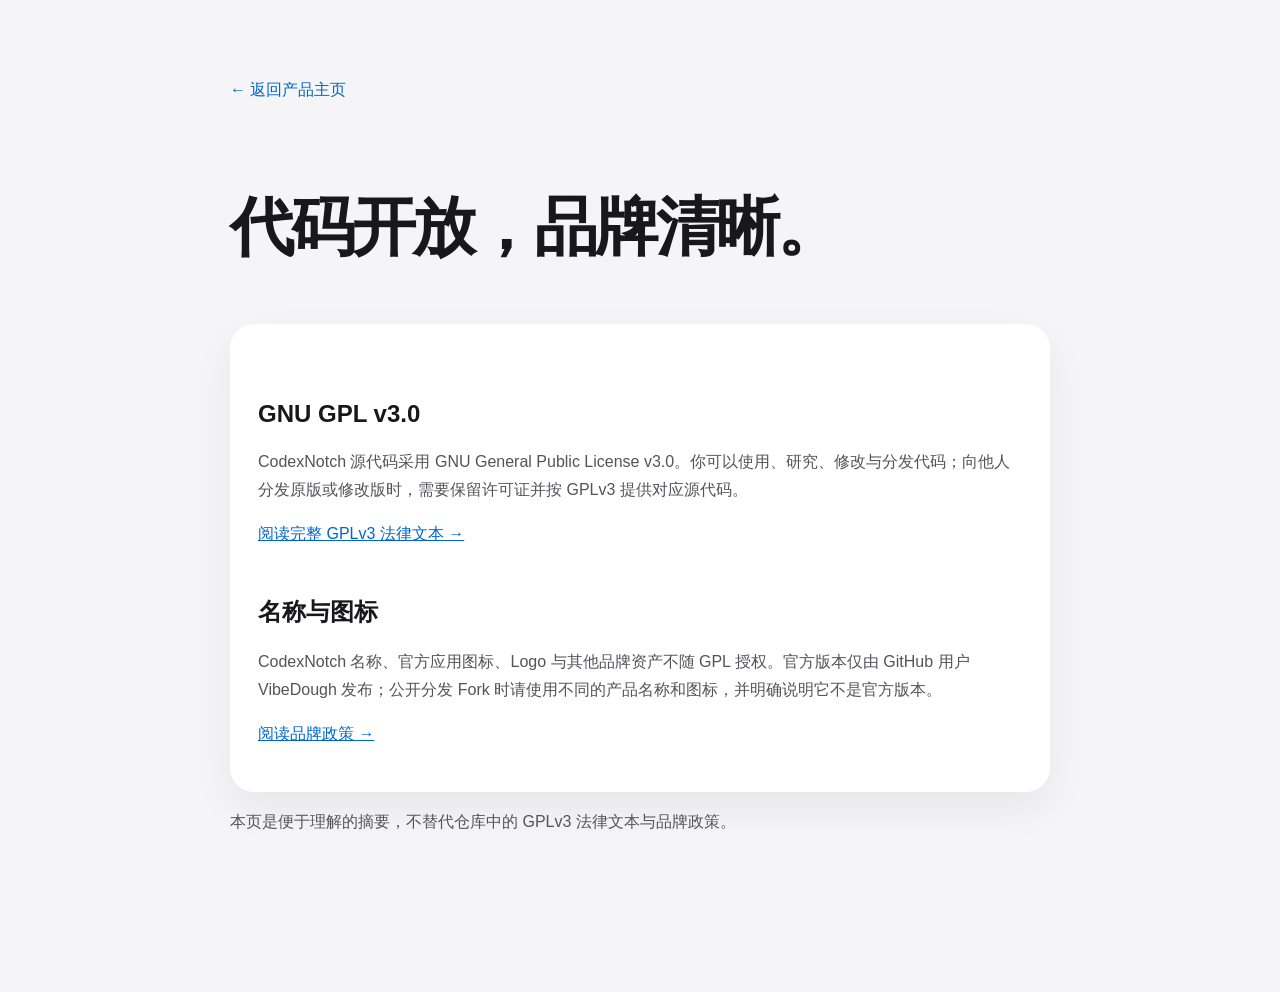
<file: docs/LICENSE.html>
<!doctype html>
<html lang="zh-CN">
<head>
  <meta charset="utf-8">
  <meta name="viewport" content="width=device-width,initial-scale=1">
  <title>开源与品牌 · CodexNotch</title>
  <link rel="stylesheet" href="styles.css">
  <style>body{background:#f5f5f7;color:#18181b}.doc{width:min(820px,calc(100% - 40px));margin:0 auto;padding:80px 0 140px}.doc a{color:#06c}.doc h1{font-size:clamp(42px,7vw,64px);letter-spacing:-.05em}.doc h2{margin-top:48px}.doc p{line-height:1.75;color:#53535b}.back{display:inline-block;margin-bottom:30px;text-decoration:none}.license-box{padding:28px;border-radius:24px;background:#fff;box-shadow:0 16px 40px rgba(0,0,0,.06)}</style>
</head>
<body><article class="doc">
  <a class="back" href="index.html">← 返回产品主页</a>
  <h1>代码开放，品牌清晰。</h1>
  <div class="license-box">
    <h2>GNU GPL v3.0</h2>
    <p>CodexNotch 源代码采用 GNU General Public License v3.0。你可以使用、研究、修改与分发代码；向他人分发原版或修改版时，需要保留许可证并按 GPLv3 提供对应源代码。</p>
    <p><a href="https://github.com/VibeDough/CodexNotch/blob/main/LICENSE">阅读完整 GPLv3 法律文本 →</a></p>
    <h2>名称与图标</h2>
    <p>CodexNotch 名称、官方应用图标、Logo 与其他品牌资产不随 GPL 授权。官方版本仅由 GitHub 用户 VibeDough 发布；公开分发 Fork 时请使用不同的产品名称和图标，并明确说明它不是官方版本。</p>
    <p><a href="https://github.com/VibeDough/CodexNotch/blob/main/TRADEMARKS.md">阅读品牌政策 →</a></p>
  </div>
  <p>本页是便于理解的摘要，不替代仓库中的 GPLv3 法律文本与品牌政策。</p>
</article></body>
</html>
</file>
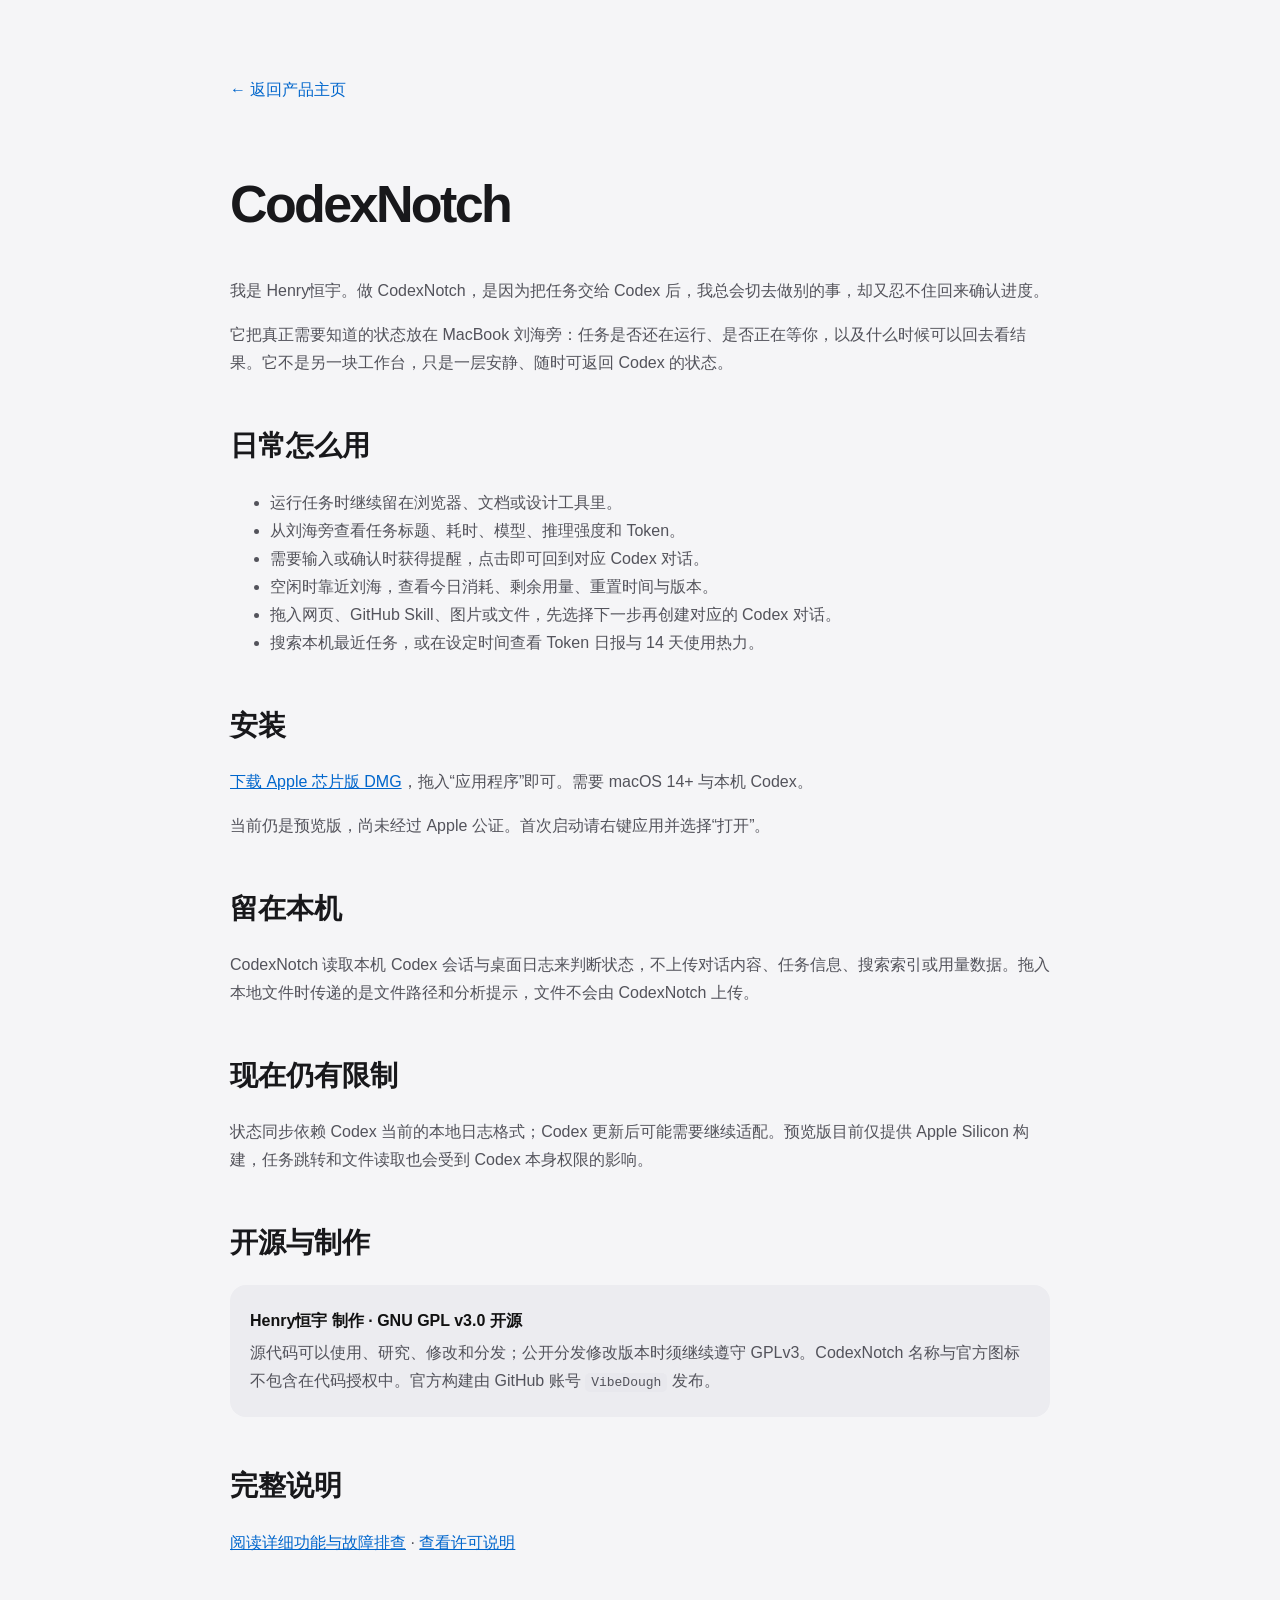
<file: docs/PRODUCT.html>
<!doctype html>
<html lang="zh-CN">
<head>
  <meta charset="utf-8">
  <meta name="viewport" content="width=device-width,initial-scale=1">
  <title>产品文档 · CodexNotch</title>
  <link rel="stylesheet" href="styles.css">
  <style>body{background:#f5f5f7;color:#18181b}.doc{width:min(820px,calc(100% - 40px));margin:0 auto;padding:80px 0 140px}.doc a{color:#06c}.doc h1{font-size:52px;letter-spacing:-.05em}.doc h2{margin-top:50px;font-size:28px}.doc p,.doc li{line-height:1.75;color:#53535b}.doc code{background:#e8e8ed;padding:2px 6px;border-radius:5px}.back{display:inline-block;margin-bottom:30px;text-decoration:none}</style>
</head>
<body>
  <article class="doc">
    <a class="back" href="index.html">← 返回产品主页</a>
    <h1>CodexNotch</h1>
    <p>我是 Henry恒宇。做 CodexNotch，是因为把任务交给 Codex 后，我总会切去做别的事，却又忍不住回来确认进度。</p>
    <p>它把真正需要知道的状态放在 MacBook 刘海旁：任务是否还在运行、是否正在等你，以及什么时候可以回去看结果。它不是另一块工作台，只是一层安静、随时可返回 Codex 的状态。</p>

    <h2>日常怎么用</h2>
    <ul>
      <li>运行任务时继续留在浏览器、文档或设计工具里。</li>
      <li>从刘海旁查看任务标题、耗时、模型、推理强度和 Token。</li>
      <li>需要输入或确认时获得提醒，点击即可回到对应 Codex 对话。</li>
      <li>空闲时靠近刘海，查看今日消耗、剩余用量、重置时间与版本。</li>
      <li>拖入网页、GitHub Skill、图片或文件，先选择下一步再创建对应的 Codex 对话。</li>
      <li>搜索本机最近任务，或在设定时间查看 Token 日报与 14 天使用热力。</li>
    </ul>

    <h2>安装</h2>
    <p><a href="https://github.com/VibeDough/CodexNotch/releases/latest">下载 Apple 芯片版 DMG</a>，拖入“应用程序”即可。需要 macOS 14+ 与本机 Codex。</p>
    <p>当前仍是预览版，尚未经过 Apple 公证。首次启动请右键应用并选择“打开”。</p>

    <h2>留在本机</h2>
    <p>CodexNotch 读取本机 Codex 会话与桌面日志来判断状态，不上传对话内容、任务信息、搜索索引或用量数据。拖入本地文件时传递的是文件路径和分析提示，文件不会由 CodexNotch 上传。</p>

    <h2>现在仍有限制</h2>
    <p>状态同步依赖 Codex 当前的本地日志格式；Codex 更新后可能需要继续适配。预览版目前仅提供 Apple Silicon 构建，任务跳转和文件读取也会受到 Codex 本身权限的影响。</p>

    <h2>开源与制作</h2>
    <div class="doc-license">
      <p><strong>Henry恒宇 制作 · GNU GPL v3.0 开源</strong></p>
      <p>源代码可以使用、研究、修改和分发；公开分发修改版本时须继续遵守 GPLv3。CodexNotch 名称与官方图标不包含在代码授权中。官方构建由 GitHub 账号 <code>VibeDough</code> 发布。</p>
    </div>

    <h2>完整说明</h2>
    <p><a href="PRODUCT.md">阅读详细功能与故障排查</a> · <a href="LICENSE.html">查看许可说明</a></p>
  </article>
</body>
</html>
</file>
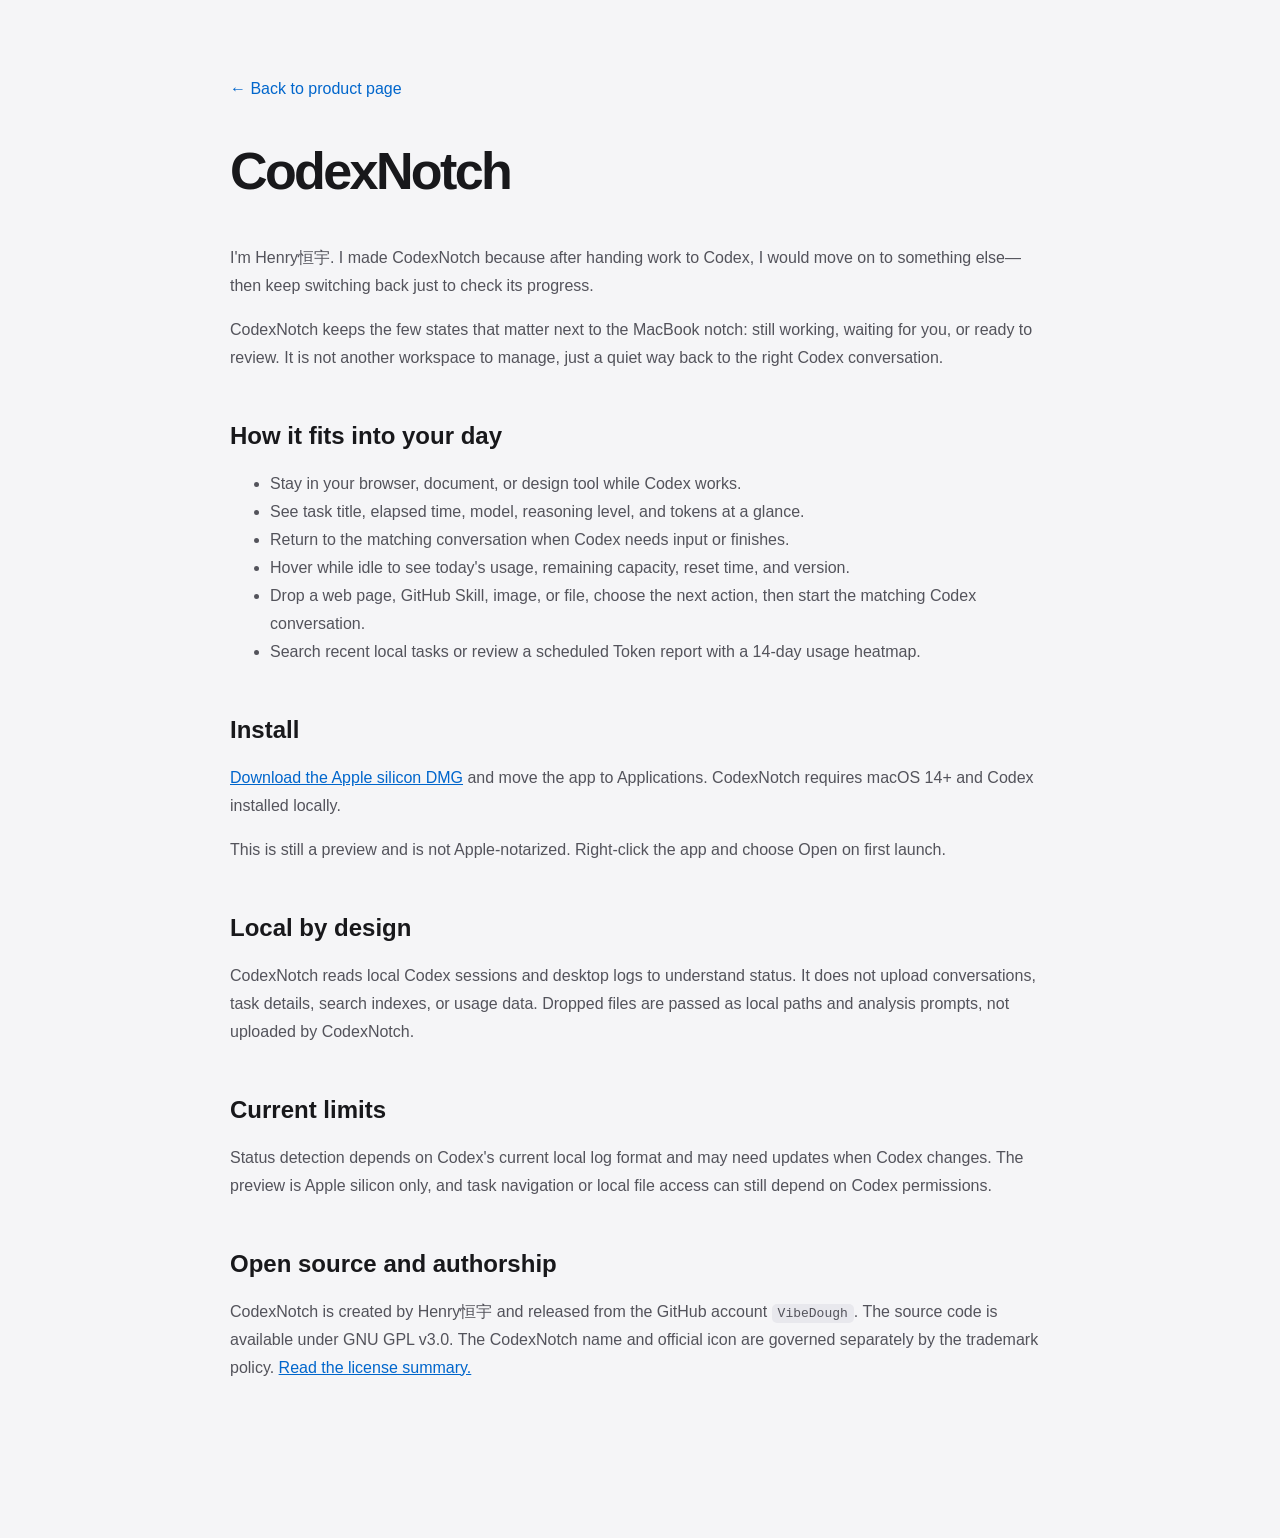
<file: docs/en/product.html>
<!doctype html>
<html lang="en">
<head>
  <meta charset="utf-8">
  <meta name="viewport" content="width=device-width,initial-scale=1">
  <title>Product docs · CodexNotch</title>
  <link rel="stylesheet" href="../styles.css">
  <style>body{background:#f5f5f7;color:#18181b}.doc{width:min(820px,calc(100% - 40px));margin:0 auto;padding:80px 0 140px}.doc a{color:#06c}.doc h1{font-size:52px;letter-spacing:-.05em}.doc h2{margin-top:50px}.doc p,.doc li{line-height:1.75;color:#53535b}.doc code{background:#e8e8ed;padding:2px 6px;border-radius:5px}.back{text-decoration:none}</style>
</head>
<body>
  <article class="doc">
    <a class="back" href="index.html">← Back to product page</a>
    <h1>CodexNotch</h1>
    <p>I'm Henry恒宇. I made CodexNotch because after handing work to Codex, I would move on to something else—then keep switching back just to check its progress.</p>
    <p>CodexNotch keeps the few states that matter next to the MacBook notch: still working, waiting for you, or ready to review. It is not another workspace to manage, just a quiet way back to the right Codex conversation.</p>

    <h2>How it fits into your day</h2>
    <ul>
      <li>Stay in your browser, document, or design tool while Codex works.</li>
      <li>See task title, elapsed time, model, reasoning level, and tokens at a glance.</li>
      <li>Return to the matching conversation when Codex needs input or finishes.</li>
      <li>Hover while idle to see today's usage, remaining capacity, reset time, and version.</li>
      <li>Drop a web page, GitHub Skill, image, or file, choose the next action, then start the matching Codex conversation.</li>
      <li>Search recent local tasks or review a scheduled Token report with a 14-day usage heatmap.</li>
    </ul>

    <h2>Install</h2>
    <p><a href="https://github.com/VibeDough/CodexNotch/releases/latest">Download the Apple silicon DMG</a> and move the app to Applications. CodexNotch requires macOS 14+ and Codex installed locally.</p>
    <p>This is still a preview and is not Apple-notarized. Right-click the app and choose Open on first launch.</p>

    <h2>Local by design</h2>
    <p>CodexNotch reads local Codex sessions and desktop logs to understand status. It does not upload conversations, task details, search indexes, or usage data. Dropped files are passed as local paths and analysis prompts, not uploaded by CodexNotch.</p>

    <h2>Current limits</h2>
    <p>Status detection depends on Codex's current local log format and may need updates when Codex changes. The preview is Apple silicon only, and task navigation or local file access can still depend on Codex permissions.</p>

    <h2>Open source and authorship</h2>
    <p>CodexNotch is created by Henry恒宇 and released from the GitHub account <code>VibeDough</code>. The source code is available under GNU GPL v3.0. The CodexNotch name and official icon are governed separately by the trademark policy. <a href="../LICENSE.html">Read the license summary.</a></p>
  </article>
</body>
</html>
</file>
<file: docs/styles.css>
:root{color-scheme:dark;--bg:#050507;--panel:#111116;--text:#f5f5f7;--muted:#9b9ba3;--line:rgba(255,255,255,.1);--cyan:#19c8ff;--violet:#8f67ff;--green:#75e69a;font-family:-apple-system,BlinkMacSystemFont,"SF Pro Display","PingFang SC",sans-serif}
*{box-sizing:border-box}html{scroll-behavior:smooth}body{margin:0;background:var(--bg);color:var(--text);overflow-x:hidden}.shell{width:min(1120px,calc(100% - 40px));margin-inline:auto}.nav{height:72px;display:flex;align-items:center;justify-content:space-between;position:relative;z-index:10}.brand{display:flex;gap:10px;align-items:center;font-size:15px;font-weight:650;color:inherit;text-decoration:none}.brand img{width:30px;height:30px;border-radius:8px}.nav-links{display:flex;align-items:center;gap:28px}.nav-links a,.footer a{color:#c7c7cc;text-decoration:none;font-size:13px}.nav-links a:hover,.footer a:hover{color:white}.pill{padding:8px 15px;border:1px solid var(--line);border-radius:99px}.hero{padding:110px 0 40px;text-align:center}.eyebrow{font-size:11px;letter-spacing:.18em;font-weight:750;color:#7b7b85}.hero h1{font-size:clamp(54px,8.5vw,108px);line-height:.94;letter-spacing:-.065em;margin:20px 0 32px}.hero h1 span{background:linear-gradient(100deg,#fff 20%,#8b8b96);-webkit-background-clip:text;color:transparent}.hero-copy{width:min(650px,100%);margin:0 auto;color:var(--muted);font-size:20px;line-height:1.6}.hero-actions{display:flex;justify-content:center;gap:12px;margin:34px 0 84px}.button{display:inline-flex;align-items:center;justify-content:center;min-height:48px;padding:0 23px;border-radius:99px;text-decoration:none;font-weight:650;font-size:14px}.primary{background:#f5f5f7;color:#09090b}.secondary{border:1px solid var(--line);color:#e8e8ed;background:rgba(255,255,255,.04)}.stage{position:relative;height:520px;border-radius:42px;background:radial-gradient(circle at 50% 25%,#2d3042 0,#111116 38%,#08080b 72%);border:1px solid var(--line);overflow:hidden;box-shadow:0 80px 140px rgba(0,0,0,.55)}.screen-glow{position:absolute;inset:-30% 15% 35%;background:radial-gradient(ellipse,rgba(54,112,255,.18),transparent 68%);filter:blur(30px)}.notch-demo{position:absolute;top:0;left:50%;transform:translateX(-50%);width:min(820px,92%);height:168px;background:#000;border-radius:0 0 30px 30px;text-align:left;box-shadow:0 16px 50px rgba(0,0,0,.5)}.notch-top{position:absolute;top:0;left:50%;width:210px;height:42px;transform:translateX(-50%);background:#000}.status-row{height:62px;display:flex;align-items:center;justify-content:space-between;padding:0 30px;font-size:15px}.status-row strong:last-child{display:flex;align-items:center;gap:8px}.status-row i,.task-row>i,.task-stack i{display:block;width:9px;height:9px;border-radius:50%;background:#1ed760;box-shadow:0 0 14px rgba(30,215,96,.4)}.physical-notch{width:210px}.task-row{display:grid;grid-template-columns:12px 1fr auto;gap:14px;align-items:center;padding:13px 30px}.task-row div,.task-row span{display:flex;flex-direction:column;gap:5px}.task-row span{text-align:right}.task-row small{color:#71717b;font-size:12px}.flow-line{position:absolute;inset:auto 10px 0;height:3px;border-radius:99px;background:linear-gradient(90deg,transparent,#ff4d79 15%,#865dff 50%,#19c8ff 84%,transparent);box-shadow:0 0 18px #4b7cff}.statement{padding:190px 0}.statement p{color:#777780;font-size:18px}.statement h2{font-size:clamp(42px,6vw,74px);letter-spacing:-.05em;line-height:1.08;margin:20px 0}.features{display:grid;grid-template-columns:1fr 1fr;gap:18px}.feature{min-height:430px;padding:54px;border-radius:34px;background:#f3f3f5;color:#0d0d10;overflow:hidden;position:relative}.feature-wide{grid-column:1/-1;min-height:500px;display:grid;grid-template-columns:.8fr 1.2fr;align-items:center;gap:70px}.feature h3{font-size:38px;letter-spacing:-.04em;line-height:1.08;margin:14px 0 18px}.feature p:not(.eyebrow){color:#66666e;line-height:1.7}.feature-dark{background:#111116;color:white;border:1px solid var(--line)}.feature-dark p:not(.eyebrow){color:#9898a2}.task-stack{display:flex;flex-direction:column;gap:10px;transform:rotate(-2deg)}.task-stack>div{display:grid;grid-template-columns:10px 1fr auto;align-items:center;gap:14px;background:#050507;color:white;padding:20px;border-radius:20px;box-shadow:0 22px 50px rgba(0,0,0,.18)}.task-stack span{display:flex;flex-direction:column;gap:5px}.task-stack small{color:#777780}.task-stack em{font-style:normal;color:#bbb}.usage-card{margin-top:70px;background:#fff;padding:25px;border-radius:22px;box-shadow:0 20px 50px rgba(0,0,0,.08)}.usage-card strong{font-size:48px}.usage-card span{float:right;color:#888}.usage-card div{height:6px;background:#e1e1e5;border-radius:10px;margin-top:20px;overflow:hidden}.usage-card i{display:block;height:100%;background:#111;border-radius:10px}.drop-card{margin-top:72px;height:120px;border:1.5px dashed #bfc0c5;border-radius:24px;display:flex;align-items:center;justify-content:center;gap:14px}.drop-card span{font-size:30px}.done-badge{margin-top:70px;display:inline-flex;gap:9px;align-items:center;padding:14px 20px;border-radius:99px;background:var(--green);color:#075c27;font-size:22px}.privacy-mark{margin-top:75px;color:#888;font-weight:650}.privacy-mark span{color:var(--green);margin-left:8px}.install{text-align:center;padding:210px 0 180px}.install>img{width:112px;height:112px;border-radius:28px;box-shadow:0 30px 60px rgba(0,0,0,.5);margin-bottom:32px}.install h2{font-size:clamp(42px,6vw,72px);letter-spacing:-.05em;line-height:1.08;margin:16px 0 20px}.install>p:not(.eyebrow){color:var(--muted)}.code{width:min(420px,100%);height:58px;margin:36px auto 18px;border:1px solid var(--line);border-radius:16px;display:flex;align-items:center;justify-content:space-between;padding:0 9px 0 20px;background:#111116}.code button{border:0;border-radius:10px;background:#292930;color:white;padding:10px 13px;cursor:pointer}.footer{min-height:100px;border-top:1px solid var(--line);display:flex;align-items:center;justify-content:space-between;color:#75757e;font-size:12px}.footer div{display:flex;gap:22px}.reveal{opacity:0;transform:translateY(24px);transition:opacity .8s ease,transform .8s cubic-bezier(.2,.7,.2,1)}.reveal.visible{opacity:1;transform:none}@media(prefers-reduced-motion:reduce){*{scroll-behavior:auto!important}.reveal{opacity:1;transform:none;transition:none}}
.feature-motion{background:#111116;color:#fff;border:1px solid var(--line)}.feature-motion p:not(.eyebrow){color:#9898a2}.motion-demo{position:relative;height:190px;border-radius:0 0 26px 26px;background:#000;color:#fff;overflow:hidden;box-shadow:0 28px 70px rgba(0,0,0,.35)}.motion-content{height:68px;padding:0 28px;display:flex;align-items:center;justify-content:space-between}.motion-content strong:last-child{display:flex;gap:8px;align-items:center}.motion-content i,.motion-task>i,.idle-demo i{width:9px;height:9px;border-radius:50%;background:#20d365;display:inline-block}.motion-task{display:grid;grid-template-columns:10px 1fr auto;gap:13px;align-items:center;padding:17px 28px}.motion-task span{display:flex;flex-direction:column;gap:6px}.motion-task small{color:#777780}.motion-task em{font-style:normal;color:#bbb}.motion-flow{position:absolute;inset:0;border-radius:0 0 26px 26px;padding:3px;background:conic-gradient(from var(--flow-angle),transparent 0 15%,#ff4d79 27%,#9364ff 43%,#16c8ff 60%,#36e6a1 72%,transparent 86%);-webkit-mask:linear-gradient(#000 0 0) content-box,linear-gradient(#000 0 0);-webkit-mask-composite:xor;mask-composite:exclude;pointer-events:none;animation:flow-loop 3.4s linear infinite;filter:drop-shadow(0 0 8px rgba(87,150,255,.55))}@property --flow-angle{syntax:"<angle>";inherits:false;initial-value:0deg}@keyframes flow-loop{to{--flow-angle:360deg}}.confirm-card{margin-top:58px;display:grid;grid-template-columns:auto 1fr auto;align-items:center;gap:14px;background:#fff;padding:18px;border-radius:22px;box-shadow:0 18px 44px rgba(0,0,0,.08)}.confirm-card>span{font-size:22px;color:#888}.confirm-card div{display:flex;flex-direction:column;gap:5px}.confirm-card small{color:#8a8a92}.confirm-card>strong{width:44px;height:44px;border-radius:50%;background:#a7efbf;color:#06702d;display:grid;place-items:center;font-size:24px}.idle-demo{margin-top:44px;background:#050507;color:white;border-radius:22px;overflow:hidden;box-shadow:0 18px 44px rgba(0,0,0,.12)}.idle-demo>div{height:72px;padding:0 22px;display:flex;align-items:center;justify-content:space-between}.idle-demo b{display:flex;align-items:center;gap:8px}.idle-demo section{height:0;opacity:0;padding:0 22px;display:grid;grid-template-columns:1fr 1fr;align-items:center;transition:height .45s cubic-bezier(.2,.8,.2,1),opacity .25s ease}.idle-demo:hover section{height:86px;opacity:1}.idle-demo section small{color:#777}.idle-demo section strong{font-size:28px}.idle-demo section span{text-align:right;color:#999;font-size:12px}.install-actions{display:flex;justify-content:center;gap:12px;margin:36px 0 18px}.license-note{font-size:13px}.language-link{font-weight:700}.doc-license{padding:18px 20px;border-radius:16px;background:#ececf0}.doc-license strong{color:#111}.doc-license p{margin:4px 0}.nav-links .language-link{color:#fff}@media(prefers-reduced-motion:reduce){.motion-flow{animation:none}.idle-demo section{transition:none}}
@media(max-width:760px){.nav-links>a:not(.pill){display:none}.nav-links>a.language-link{display:block}.hero{padding-top:80px}.hero-copy{font-size:17px}.hero-actions{flex-direction:column;align-items:center;margin-bottom:56px}.stage{height:390px;border-radius:26px}.notch-demo{height:150px}.physical-notch{width:100px}.task-row{padding-inline:18px}.task-row div b{max-width:180px;white-space:nowrap;overflow:hidden;text-overflow:ellipsis}.statement{padding:120px 0}.features{grid-template-columns:1fr}.feature,.feature-wide{grid-column:auto;min-height:390px;padding:34px;display:block}.feature-wide .task-stack,.feature-wide .motion-demo{margin-top:56px}.feature h3{font-size:32px}.motion-task b{max-width:170px;display:block;white-space:nowrap;overflow:hidden;text-overflow:ellipsis}.install-actions{flex-direction:column;align-items:center}.footer{padding:28px 0;gap:18px;align-items:flex-start;flex-direction:column}}
.motion-demo::before{content:"";position:absolute;z-index:2;top:0;left:3px;right:3px;height:4px;background:#000}.motion-content,.motion-task{position:relative;z-index:3}
.notch-flow{border-radius:0 0 30px 30px}.notch-demo::before{content:"";position:absolute;z-index:2;top:0;left:3px;right:3px;height:4px;background:#000}.notch-top{z-index:3}.status-row,.task-row{position:relative;z-index:3}
.usage-feature{background:#f3f3f5}.usage-panel{position:relative;min-height:260px;padding:26px 28px;border-radius:0 0 28px 28px;background:#000;color:#f5f5f7;box-shadow:0 28px 70px rgba(0,0,0,.2)}.usage-panel-head{display:flex;align-items:center;justify-content:space-between;margin-bottom:24px}.usage-panel-head>strong{font-size:17px}.usage-panel-head span{display:flex;gap:10px}.usage-panel-head b{width:46px;height:46px;border-radius:50%;display:grid;place-items:center;background:#1b1b1e;font-size:21px}.usage-panel>small{display:block;color:#777780;font-size:13px;font-weight:700}.usage-total{display:flex;align-items:center;gap:10px;margin-top:4px}.usage-total strong{font-size:34px;letter-spacing:-.03em}.usage-total em{font-size:30px;font-style:normal}.usage-meta{position:absolute;left:28px;right:250px;bottom:28px;display:flex;align-items:center;justify-content:space-between;color:#898991;font-size:13px;font-weight:650}.usage-brand{position:absolute;right:28px;bottom:28px;display:flex;flex-direction:column;align-items:flex-end;gap:17px;color:#92929a;font-size:13px}.usage-brand strong{color:#b9b9bf;font-size:15px}@media(max-width:760px){.usage-panel{margin-top:48px;padding:22px;min-height:285px}.usage-meta{left:22px;right:22px;bottom:74px;gap:12px;align-items:flex-start;flex-direction:column}.usage-brand{left:22px;right:22px;bottom:20px;flex-direction:row;justify-content:space-between}.usage-panel-head b{width:40px;height:40px}}
.motion-task>span{min-width:0}.motion-task>span>b,.motion-task>span>small{display:block;white-space:nowrap;overflow:hidden;text-overflow:ellipsis}.motion-task>em{display:flex;min-width:185px;flex-direction:column;align-items:flex-end;gap:6px;text-align:right}.motion-task>em b{font-style:normal}.motion-task>em small{white-space:nowrap}@media(max-width:760px){.motion-task>em{min-width:0}.motion-task>em small{max-width:130px;overflow:hidden;text-overflow:ellipsis}}
.motion-task>em{min-width:250px;flex-direction:row;justify-content:flex-end;gap:16px}.motion-task>em>span{display:flex;flex-direction:column;align-items:flex-end;gap:4px}.motion-task>em>span small{color:#686870;font-size:10px;font-weight:700}.motion-task>em>span b{font-size:12px;color:#bdbdc4;white-space:nowrap}@media(max-width:760px){.motion-task>em{min-width:112px;display:grid;grid-template-columns:1fr 1fr;gap:5px 10px}.motion-task>em>span:first-child{display:none}.motion-task>em>span small{font-size:9px}.motion-task>em>span b{font-size:11px}}
.privacy-feature{min-height:300px;grid-template-columns:1.2fr .8fr}.privacy-feature .privacy-mark{margin:0;justify-self:center;font-size:18px}@media(max-width:760px){.privacy-feature{min-height:300px}.privacy-feature .privacy-mark{margin-top:48px}}
.report-mini{height:120px;margin-top:56px;display:flex;align-items:flex-end;gap:10px;padding:20px;border-radius:22px;background:#111116}.report-mini i{display:block;flex:1;min-height:18px;border-radius:99px;background:linear-gradient(180deg,#22d3ee,#8b5cf6);box-shadow:0 0 18px rgba(34,211,238,.18)}.report-mini i:nth-child(1){height:34%}.report-mini i:nth-child(2){height:52%}.report-mini i:nth-child(3){height:43%}.report-mini i:nth-child(4){height:78%}.report-mini i:nth-child(5){height:62%}.report-mini i:nth-child(6){height:88%}.report-mini i:nth-child(7){height:70%}
.done-ring{width:27px;height:27px;border:2px solid #087832;border-radius:50%;display:grid;place-items:center;font-size:15px;animation:done-pop 2.8s ease-in-out infinite}@keyframes done-pop{0%,12%{clip-path:inset(0 100% 0 0);transform:scale(.72)}28%{clip-path:inset(0);transform:scale(1.12)}38%,100%{clip-path:inset(0);transform:scale(1)}}@media(prefers-reduced-motion:reduce){.done-ring{animation:none}}
.view-count{margin-left:6px;color:#5f5f68;font-size:11px;font-weight:600;white-space:nowrap}
</file>
